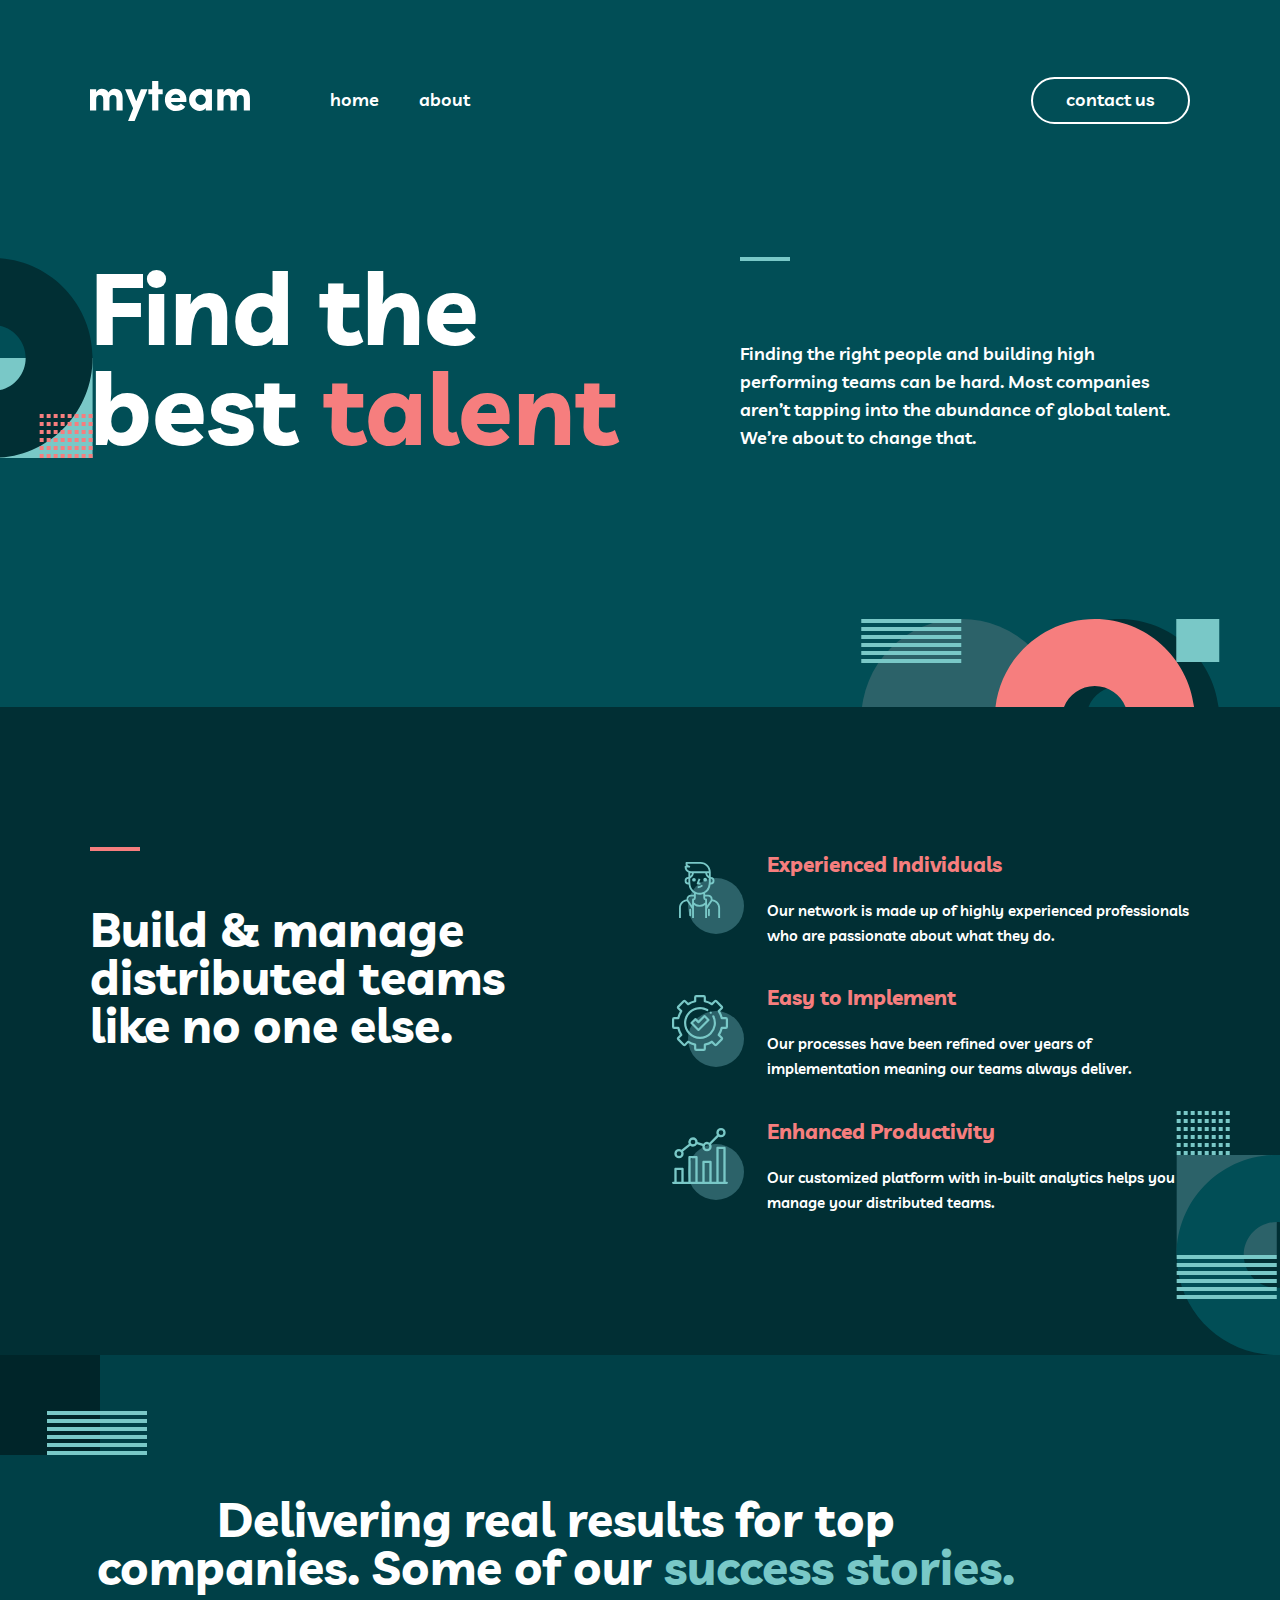
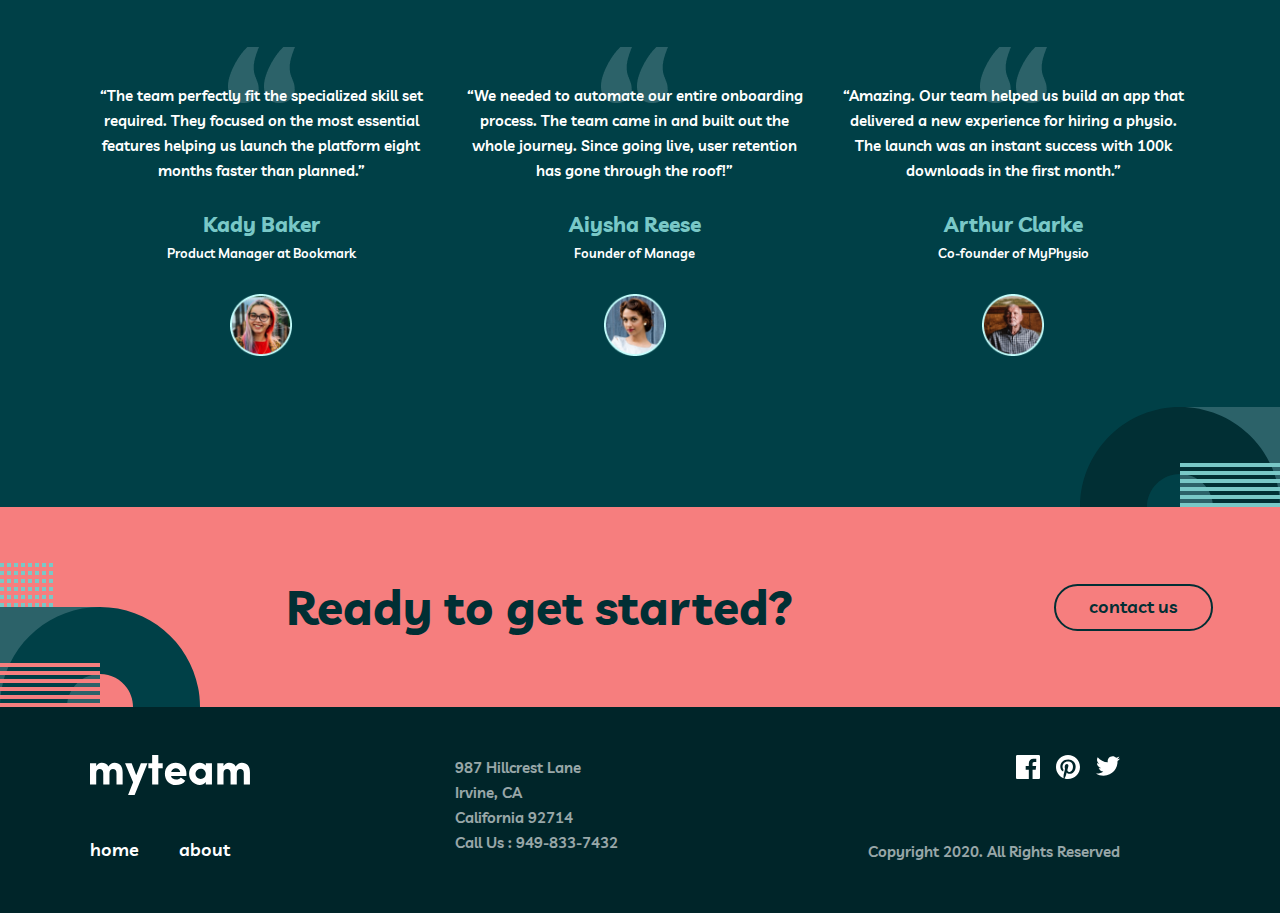
<file: index.html>
<!DOCTYPE html>
<html lang="en">
  <head>
    <meta charset="UTF-8" />
    <meta http-equiv="X-UA-Compatible" content="IE=edge" />
    <meta name="viewport" content="width=device-width, initial-scale=1.0" />
    <link rel="stylesheet" href="./css/normalize.css" />
    <link rel="stylesheet" href="./css/style.css" />
    <link rel="stylesheet" href="./css/action.css" />
    <title>My team</title>
  </head>
  <body>
    <!-- HEADER -->
    <header class="header">
      <div class="header__container container">
        <!-- LOGO -->
        <div class="header__link">
          <a href="./index.html" class="logo-link"
            ><img
              src="./images/myteam-logo.svg"
              alt="LOGO"
              class="logo-link__img"
          /></a>
          <!-- NAVBAR -->
          <nav class="sitenav">
            <ul class="sitenav__List">
              <li class="sitenav__item">
                <a href="#" class="sitenav__link">home</a>
              </li>
              <li class="sitenav__item">
                <a href="./pages/about.html" class="sitenav__link">about</a>
              </li>
            </ul>
          </nav>
        </div>
        <a href="./pages/contact.html" class="header__btn btn">contact us</a>
      </div>
    </header>
    <!-- MAIN -->
    <main class="main">
      <section class="hero">
        <div class="hero-container container">
          <h1 class="hero__title">
            Find the best <span class="hero__text">talent</span>
          </h1>
          <div class="hero__info">
            <hr class="hero__info_line line" />
            <p class="hero__info_descr">
              Finding the right people and building high performing teams can be
              hard. Most companies aren’t tapping into the abundance of global
              talent. We’re about to change that.
            </p>
          </div>
        </div>
      </section>
      <section class="features">
        <div class="features__container container">
          <div class="features__info">
            <hr class="line feature__line" />
            <h2 class="features__title">
              Build & manage distributed teams like no one else.
            </h2>
          </div>
          <ul class="features__list">
            <li class="features__item">
              <a href="3" class="features__link"
                ><img
                  src="./images/icon-feature-experience.svg"
                  alt=""
                  class="features__link_img"
                />
                <span class="features__link_info">
                  <h3 class="features__link_title">Experienced Individuals</h3>
                  <p class="features__descr">
                    Our network is made up of highly experienced professionals
                    who are passionate about what they do.
                  </p>
                </span>
              </a>
            </li>
            <li class="features__item">
              <a href="#" class="features__link"
                ><img
                  src="./images/icon-feature-implementation.svg"
                  alt=""
                  class="features__link_img"
                />
                <span class="features__link_info">
                  <h3 class="features__link_title">Easy to Implement</h3>
                  <p class="features__descr">
                    Our processes have been refined over years of implementation
                    meaning our teams always deliver.
                  </p>
                </span>
              </a>
            </li>
            <li class="features__item">
              <a href="" class="features__link"
                ><img
                  src="./images/icon-feature-productivity.svg"
                  alt=""
                  class="features__link_img"
                />
                <span class="features__link_info">
                  <h3 class="features__link_title">Enhanced Productivity</h3>
                  <p class="features__descr">
                    Our customized platform with in-built analytics helps you
                    manage your distributed teams.
                  </p>
                </span>
              </a>
            </li>
          </ul>
        </div>
      </section>
      <!-- TESTIMONIALS -->
      <section class="testimonials">
        <div class="testimonials__container container">
          <h2 class="testimonials__title">
            Delivering real results for top companies. Some of our
            <span class="testionials-text">success stories.</span>
          </h2>
          <ul class="testimonials__list">
            <li class="testimonials__item">
              <p class="testimonials__item_descr">
                “The team perfectly fit the specialized skill set required. They
                focused on the most essential features helping us launch the
                platform eight months faster than planned.”
              </p>
              <h3 class="testimonials__item_name">Kady Baker</h3>
              <p class="testimonials__item_job">Product Manager at Bookmark</p>
              <img
                src="./images/kady.png"
                alt=""
                class="testimonials__item_img"
                width="62"
                height="62"
              />
            </li>
            <li class="testimonials__item">
              <p class="testimonials__item_descr">
                “We needed to automate our entire onboarding process. The team
                came in and built out the whole journey. Since going live, user
                retention has gone through the roof!”
              </p>
              <h3 class="testimonials__item_name">Aiysha Reese</h3>
              <p class="testimonials__item_job">Founder of Manage</p>
              <img
                src="./images/aisha.png"
                alt=""
                class="testimonials__item_img"
                width="62"
                height="62"
              />
            </li>
            <li class="testimonials__item">
              <p class="testimonials__item_descr">
                “Amazing. Our team helped us build an app that delivered a new
                experience for hiring a physio. The launch was an instant
                success with 100k downloads in the first month.”
              </p>
              <h3 class="testimonials__item_name">Arthur Clarke</h3>
              <p class="testimonials__item_job">Co-founder of MyPhysio</p>
              <img
                src="./images/arthur.png"
                alt=""
                class="testimonials__item_img"
                width="62"
                height="62"
              />
            </li>
          </ul>
        </div>
      </section>
      <!-- ACTION -->
      <section class="action">
        <div class="action__container container">
          <h2 class="action__title">Ready to get started?</h2>
          <a href="./pages/contact.html" class="action__btn btn">contact us</a>
        </div>
      </section>
    </main>
    <!-- FOOTER -->
    <footer class="footer">
      <div class="footer__container container">
        <!-- LOGO -->
        <div class="header__link footer__link">
          <a href="./index.html" class="logo-link"
            ><img
              src="./images/myteam-logo.svg"
              alt="LOGO"
              class="logo-link__img"
          /></a>
          <!-- NAVBAR -->
          <nav class="sitenav">
            <ul class="sitenav__List">
              <li class="sitenav__item">
                <a href="./index.html" class="sitenav__link">home</a>
              </li>
              <li class="sitenav__item">
                <a href="./pages/about.html" class="sitenav__link">about</a>
              </li>
            </ul>
          </nav>
        </div>
        <p class="footer__descr">
          987 Hillcrest Lane <br />Irvine, CA <br />
          California 92714 <br />
          Call Us : 949-833-7432
        </p>
        <div class="footer__social">
          <div class="footer__social-wrapper">
            <a href="#" class="footer__social_link"
              ><svg width="24" height="24" viewBox="0 0 24 24" fill="none" xmlns="http://www.w3.org/2000/svg">
                <path d="M22.675 0H1.325C0.593 0 0 0.593 0 1.325V22.676C0 23.407 0.593 24 1.325 24H12.82V14.706H9.692V11.084H12.82V8.413C12.82 5.313 14.713 3.625 17.479 3.625C18.804 3.625 19.942 3.724 20.274 3.768V7.008L18.356 7.009C16.852 7.009 16.561 7.724 16.561 8.772V11.085H20.148L19.681 14.707H16.561V24H22.677C23.407 24 24 23.407 24 22.675V1.325C24 0.593 23.407 0 22.675 0Z" fill="white"/>
                </svg>
                <a href="#" class="footer__social_link"
              ><svg width="24" height="24" viewBox="0 0 24 24" fill="none" xmlns="http://www.w3.org/2000/svg">
                <path d="M12 0C5.373 0 0 5.372 0 12C0 17.084 3.163 21.426 7.627 23.174C7.522 22.225 7.427 20.769 7.669 19.733C7.887 18.796 9.076 13.768 9.076 13.768C9.076 13.768 8.717 13.049 8.717 11.986C8.717 10.318 9.684 9.072 10.888 9.072C11.911 9.072 12.406 9.841 12.406 10.762C12.406 11.791 11.751 13.33 11.412 14.757C11.129 15.951 12.011 16.926 13.189 16.926C15.322 16.926 16.961 14.677 16.961 11.431C16.961 8.558 14.897 6.549 11.949 6.549C8.535 6.549 6.531 9.11 6.531 11.756C6.531 12.787 6.928 13.894 7.424 14.494C7.522 14.613 7.536 14.718 7.507 14.839L7.174 16.199C7.121 16.419 7 16.466 6.772 16.36C5.273 15.662 4.336 13.471 4.336 11.711C4.336 7.926 7.086 4.449 12.265 4.449C16.428 4.449 19.663 7.416 19.663 11.38C19.663 15.516 17.056 18.844 13.436 18.844C12.22 18.844 11.077 18.213 10.686 17.466L9.938 20.319C9.667 21.362 8.936 22.669 8.446 23.465C9.57 23.812 10.763 24 12 24C18.627 24 24 18.627 24 12C24 5.372 18.627 0 12 0Z" fill="white"/>
                </svg>
                </a
            ><a href="#" class="footer__social_link"
              ><svg width="24" height="20" viewBox="0 0 24 20" fill="none" xmlns="http://www.w3.org/2000/svg">
                <path d="M24 2.55699C23.117 2.94899 22.168 3.21299 21.172 3.33199C22.189 2.72299 22.97 1.75799 23.337 0.607986C22.386 1.17199 21.332 1.58199 20.21 1.80299C19.313 0.845986 18.032 0.247986 16.616 0.247986C13.437 0.247986 11.101 3.21399 11.819 6.29299C7.728 6.08799 4.1 4.12799 1.671 1.14899C0.381 3.36199 1.002 6.25699 3.194 7.72299C2.388 7.69699 1.628 7.47599 0.965 7.10699C0.911 9.38799 2.546 11.522 4.914 11.997C4.221 12.185 3.462 12.229 2.69 12.081C3.316 14.037 5.134 15.46 7.29 15.5C5.22 17.123 2.612 17.848 0 17.54C2.179 18.937 4.768 19.752 7.548 19.752C16.69 19.752 21.855 12.031 21.543 5.10599C22.505 4.41099 23.34 3.54399 24 2.55699Z" fill="white"/>
                </svg>
                </a>
          </div>
          <p class="footer__social_descr">
            Copyright 2020. All Rights Reserved
          </p>
        </div>
      </div>
    </footer>
  </body>
</html>
</file>
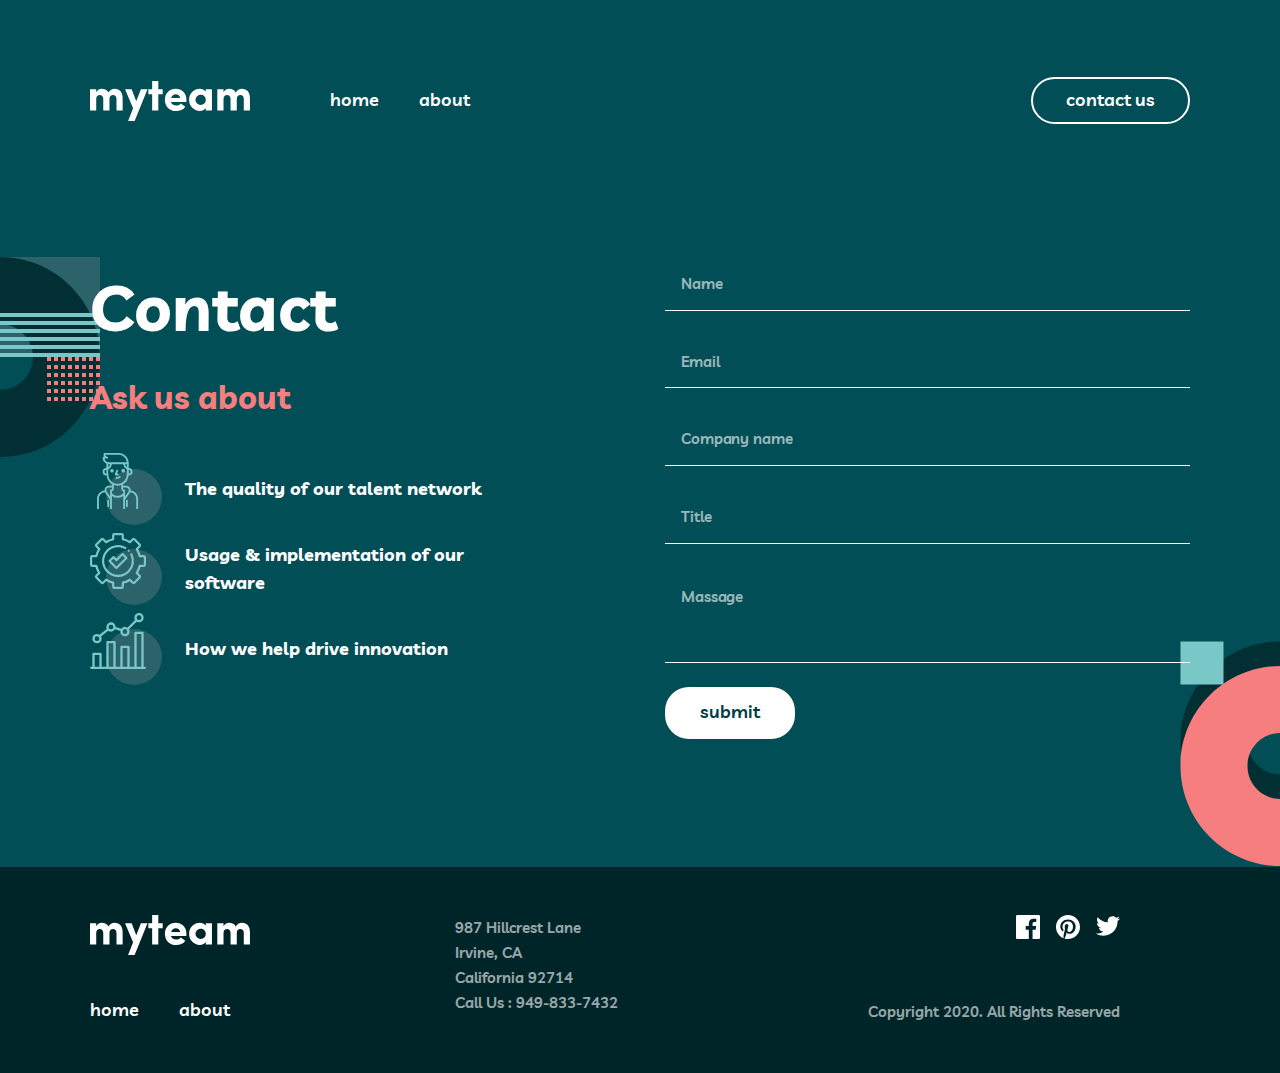
<file: pages/contact.html>
<!DOCTYPE html>
<html lang="en">
  <head>
    <meta charset="UTF-8" />
    <meta http-equiv="X-UA-Compatible" content="IE=edge" />
    <meta name="viewport" content="width=device-width, initial-scale=1.0" />
    <link rel="stylesheet" href="../css/normalize.css" />
    <link rel="stylesheet" href="../css/style.css" />
    <link rel="stylesheet" href="../css/contact.css" />
    <link rel="stylesheet" href="../css/action.css">
    <title>My team</title>
  </head>
  <body>
    <!-- HEADER -->
    <header class="header">
      <div class="header__container container">
        <!-- LOGO -->
        <div class="header__link">
          <a href="../index.html" class="logo-link"
            ><img
              src="../images/myteam-logo.svg"
              alt="LOGO"
              class="logo-link__img"
          /></a>
          <!-- NAVBAR -->
          <nav class="sitenav">
            <ul class="sitenav__List">
              <li class="sitenav__item">
                <a href="../index.html" class="sitenav__link">home</a>
              </li>
              <li class="sitenav__item">
                <a href="./about.html" class="sitenav__link">about</a>
              </li>
            </ul>
          </nav>
        </div>
        <a href="./index.html" class="header__btn btn">contact us</a>
      </div>
    </header>
    <!-- MAIN -->
    <main class="main">
      <section class="hero">
        <div class="hero__container container">
          <div class="hero__info">
            <h2 class="hero__title">Contact</h2>
            <h3 class="hero__sub-title">Ask us about</h3>
            <ul class="hero-info__list">
              <li class="hero-info__item">
                <img
                  src="../images/icon-feature-experience.svg"
                  alt=""
                  class="hero-info__img"
                />
                <h3 class="hero-info__title">
                  The quality of our talent network
                </h3>
              </li>
              <li class="hero-info__item">
                <img
                  src="../images/icon-feature-implementation.svg"
                  alt=""
                  class="hero-info__img"
                />
                <h3 class="hero-info__title">
                  Usage & implementation of our software
                </h3>
              </li>
              <li class="hero-info__item">
                <img
                  src="../images/icon-feature-productivity.svg"
                  alt=""
                  class="hero-info__img"
                />
                <h3 class="hero-info__title">How we help drive innovation</h3>
              </li>
            </ul>
          </div>
          <form action="https://echo.htmlacademy.ru/" class="hero__form">
            <input type="text" placeholder="Name" required name="Name:" />
            <input type="email" placeholder="Email" required name="Email:" />
            <input
              type="text"
              placeholder="Company name"
              required
              name="Company name:"
            />
            <input type="text" placeholder="Title" required name="Title:" />
            <textarea
              name="Massage:"
              id=""
              cols="30"
              rows="3"
              placeholder="Massage"
            ></textarea>
            <button type="submit" class="form-btn btn">submit</button>
          </form>
        </div>
      </section>
    </main>
    <!-- FOOTER -->
    <footer class="footer">
      <div class="footer__container container">
        <!-- LOGO -->
        <div class="header__link footer__link">
          <a href="./index.html" class="logo-link"
            ><img
              src="../images/myteam-logo.svg"
              alt="LOGO"
              class="logo-link__img"
          /></a>
          <!-- NAVBAR -->
          <nav class="sitenav">
            <ul class="sitenav__List">
              <li class="sitenav__item">
                <a href="../index.html" class="sitenav__link">home</a>
              </li>
              <li class="sitenav__item">
                <a href="./about.html" class="sitenav__link">about</a>
              </li>
            </ul>
          </nav>
        </div>
        <p class="footer__descr">
          987 Hillcrest Lane <br />Irvine, CA <br />
          California 92714 <br />
          Call Us : 949-833-7432
        </p>
        <div class="footer__social">
          <div class="footer__social-wrapper">
            <a href="#" class="footer__social_link"
              ><svg width="24" height="24" viewBox="0 0 24 24" fill="none" xmlns="http://www.w3.org/2000/svg">
                <path d="M22.675 0H1.325C0.593 0 0 0.593 0 1.325V22.676C0 23.407 0.593 24 1.325 24H12.82V14.706H9.692V11.084H12.82V8.413C12.82 5.313 14.713 3.625 17.479 3.625C18.804 3.625 19.942 3.724 20.274 3.768V7.008L18.356 7.009C16.852 7.009 16.561 7.724 16.561 8.772V11.085H20.148L19.681 14.707H16.561V24H22.677C23.407 24 24 23.407 24 22.675V1.325C24 0.593 23.407 0 22.675 0Z" fill="white"/>
                </svg>
                <a href="#" class="footer__social_link"
              ><svg width="24" height="24" viewBox="0 0 24 24" fill="none" xmlns="http://www.w3.org/2000/svg">
                <path d="M12 0C5.373 0 0 5.372 0 12C0 17.084 3.163 21.426 7.627 23.174C7.522 22.225 7.427 20.769 7.669 19.733C7.887 18.796 9.076 13.768 9.076 13.768C9.076 13.768 8.717 13.049 8.717 11.986C8.717 10.318 9.684 9.072 10.888 9.072C11.911 9.072 12.406 9.841 12.406 10.762C12.406 11.791 11.751 13.33 11.412 14.757C11.129 15.951 12.011 16.926 13.189 16.926C15.322 16.926 16.961 14.677 16.961 11.431C16.961 8.558 14.897 6.549 11.949 6.549C8.535 6.549 6.531 9.11 6.531 11.756C6.531 12.787 6.928 13.894 7.424 14.494C7.522 14.613 7.536 14.718 7.507 14.839L7.174 16.199C7.121 16.419 7 16.466 6.772 16.36C5.273 15.662 4.336 13.471 4.336 11.711C4.336 7.926 7.086 4.449 12.265 4.449C16.428 4.449 19.663 7.416 19.663 11.38C19.663 15.516 17.056 18.844 13.436 18.844C12.22 18.844 11.077 18.213 10.686 17.466L9.938 20.319C9.667 21.362 8.936 22.669 8.446 23.465C9.57 23.812 10.763 24 12 24C18.627 24 24 18.627 24 12C24 5.372 18.627 0 12 0Z" fill="white"/>
                </svg>
                </a
            ><a href="#" class="footer__social_link"
              ><svg width="24" height="20" viewBox="0 0 24 20" fill="none" xmlns="http://www.w3.org/2000/svg">
                <path d="M24 2.55699C23.117 2.94899 22.168 3.21299 21.172 3.33199C22.189 2.72299 22.97 1.75799 23.337 0.607986C22.386 1.17199 21.332 1.58199 20.21 1.80299C19.313 0.845986 18.032 0.247986 16.616 0.247986C13.437 0.247986 11.101 3.21399 11.819 6.29299C7.728 6.08799 4.1 4.12799 1.671 1.14899C0.381 3.36199 1.002 6.25699 3.194 7.72299C2.388 7.69699 1.628 7.47599 0.965 7.10699C0.911 9.38799 2.546 11.522 4.914 11.997C4.221 12.185 3.462 12.229 2.69 12.081C3.316 14.037 5.134 15.46 7.29 15.5C5.22 17.123 2.612 17.848 0 17.54C2.179 18.937 4.768 19.752 7.548 19.752C16.69 19.752 21.855 12.031 21.543 5.10599C22.505 4.41099 23.34 3.54399 24 2.55699Z" fill="white"/>
                </svg>
                </a>
          </div>
          <p class="footer__social_descr">
            Copyright 2020. All Rights Reserved
          </p>
        </div>
      </div>
    </footer>
  </body>
</html>
</file>
<file: css/style.css>
font-face {
  font-family: "Livvic";
  font-style: normal;
  font-weight: 400;
  src: local(""), url("../fonts/livvic-v13-latin-regular.woff2") format("woff2"),
    /* Chrome 26+, Opera 23+, Firefox 39+ */
      url("../fonts/livvic-v13-latin-regular.woff") format("woff"); /* Chrome 6+, Firefox 3.6+, IE 9+, Safari 5.1+ */
}
/* livvic-500italic - latin */
@font-face {
  font-family: "Livvic";
  font-style: italic;
  font-weight: 500;
  src: local(""),
    url("../fonts/livvic-v13-latin-500italic.woff2") format("woff2"),
    /* Chrome 26+, Opera 23+, Firefox 39+ */
      url("../fonts/livvic-v13-latin-500italic.woff") format("woff"); /* Chrome 6+, Firefox 3.6+, IE 9+, Safari 5.1+ */
}
/* livvic-600 - latin */
@font-face {
  font-family: "Livvic";
  font-style: normal;
  font-weight: 600;
  src: local(""), url("../fonts/livvic-v13-latin-600.woff2") format("woff2"),
    /* Chrome 26+, Opera 23+, Firefox 39+ */
      url("../fonts/livvic-v13-latin-600.woff") format("woff"); /* Chrome 6+, Firefox 3.6+, IE 9+, Safari 5.1+ */
}
/* livvic-700 - latin */
@font-face {
  font-family: "Livvic";
  font-style: normal;
  font-weight: 700;
  src: local(""), url("../fonts/livvic-v13-latin-700.woff2") format("woff2"),
    /* Chrome 26+, Opera 23+, Firefox 39+ */
      url("../fonts/livvic-v13-latin-700.woff") format("woff"); /* Chrome 6+, Firefox 3.6+, IE 9+, Safari 5.1+ */
}
/* livvic-700italic - latin */
@font-face {
  font-family: "Livvic";
  font-style: italic;
  font-weight: 700;
  src: local(""),
    url("../fonts/livvic-v13-latin-700italic.woff2") format("woff2"),
    /* Chrome 26+, Opera 23+, Firefox 39+ */
      url("../fonts/livvic-v13-latin-700italic.woff") format("woff"); /* Chrome 6+, Firefox 3.6+, IE 9+, Safari 5.1+ */
}
/* ROOT */
:root {
  --primary-midnight-green-color: #014e56;
  --primary-light-color: #f67e7e;
  --primary-white-color: #ffffff;

  --secondary-rapture-blue-color: #79c8c7;
  --secondary-police-blue-color: #2c6269;
  --secondary-deep-jungle-blue-color: #004047;
  --secondary-sacramento-state-color: #012f34;
  --secondary-dark-green-color: #002529;

  --main-font-family: "Livvic", Arial, Helvetica, sans-serif;

  --main-font-size-1: 1.8rem;
  --main-font-height-1: 1.56;

  --main-font-size-2: 1.5rem;
  --main-font-height-2: 1.67;

  --heading-font-weight: 700;

  --heading1-large-font-size: 10rem;
  --heading1-large-font-height: 10rem;

  --heading1-small-font-size: 6.4rem;
  --heading1-small-font-height: 0.88;

  --heading2--font-size: 4.8rem;
  --heading2--font-height: 1;

  --heading3--font-size: 1.8rem;
  --heading3--font-height: 1.56;
}

/*GLOBAL CSS */
*,
*::before,
*::after {
  margin: 0;
  padding: 0;
  box-sizing: border-box;
}

html {
  font-size: 62.5%;
  height: 100%;
  scroll-behavior: smooth;
}
h1 {
  margin: 0;
}

ul,
ol {
  list-style: none;
}

a {
  text-decoration: none;
}

img {
  display: flex;
}

body {
  display: flex;
  flex-direction: column;
  height: 100%;
  font-family: "Livvic", Arial, Helvetica, sans-serif;
  font-size: 1.8rem;
  font-weight: 600;
  line-height: 1.67;
  color: var(--primary-white-color);
  background-color: var(--primary-midnight-green-color);
}

.container {
  width: 100%;
  max-width: 1160px;
  padding-left: 30px;
  padding-right: 30px;
  margin-left: auto;
  margin-right: auto;
}

.btn {
  display: inline-block;
  border-radius: 24px;
  border: 2px solid transparent;
  padding: 9px 33px 11px;
  line-height: initial;
}

/* HEADER */
.header {
}
.header__container {
  padding-top: 7.7rem;
  display: flex;
  align-items: center;
  justify-content: space-between;
  margin-bottom: 13.3rem;
}
.container {
}
.header__link {
  display: flex;
  align-items: center;
}
.logo-link {
}
.logo-link__img {
  margin-right: 8rem;
}
.sitenav {
}
.sitenav__List {
  display: flex;
  gap: 4rem;
}
.sitenav__item {
}
.sitenav__link {
  color: var(--primary-white-color);
}
.header__btn {
  border: 2px solid var(--primary-white-color);
  border-radius: 24px;
  color: var(--primary-white-color);
}
/* MAIN */
.main {
  flex-grow: 1;
}
.hero {
}
.hero-container {
  display: flex;
  padding-bottom: 25rem;
}
.container {
}
.hero__title {
  font-size: var(--heading1-large-font-size);
  line-height: var(--heading1-large-font-height);
  font-weight: var(--heading-font-weight);
  margin-right: 3rem;
  width: 62rem;
}
.hero__text {
  color: var(--primary-light-color);
}
.hero__info {
  width: 44.5rem;
}
.hero__info_line {
  background-color: var(--secondary-rapture-blue-color);
  margin-bottom: 7.9rem;
}
.line {
  width: 5rem;
  height: 4px;
  border: transparent;
}
.hero__info_descr {
  line-height: 2.8rem;
}
.hero {
  background-image: url("../images/hero-bg-left.svg");
  background-repeat: no-repeat;
  background-position: left -10% top 0;
}
.hero-container {
  background-image: url("../images/hero-bg-bottom.svg");
  background-repeat: no-repeat;
  background-position: right 0 bottom -45%;
}
/* FEATURES */
.features {
  background-color: var(--secondary-sacramento-state-color);
  padding: 14rem 0;
}
.features {
  background-image: url("../images/features-right-bottom.svg");
  background-repeat: no-repeat;
  background-position: right -8% bottom 0;
}
.features__container {
  display: flex;
  gap: 13rem;
}
.container {
}
.features__info {
  width: 70.5rem;
}
.line {
}
.feature__line {
  background-color: var(--primary-light-color);
  margin-bottom: 5.4rem;
}
.features__title {
  font-family: var(--main-font-family);
  font-weight: var(--heading-font-weight);
  font-size: var(--heading2--font-size);
  line-height: var(--heading2--font-height);
  width: 100%;
}
.features__list {
}
.features__item {
}
.features__link {
  display: flex;
  align-items: center;
  gap: 2.3rem;
}
.features__item:not(:last-child) {
  margin-bottom: 3.2rem;
}
.features__link_img {
}
.features__link_info {
}
.features__link_title {
  color: var(--primary-light-color);
  margin-bottom: 1.6rem;
}
.features__descr {
  font-size: var(--main-font-size-2);
  line-height: var(--main-font-height-2);
  color: var(--primary-white-color);
}
/* TESTIMONIALS */
.testimonials {
  background-color: var(--secondary-deep-jungle-blue-color);
  position: relative;
}
.testimonials {
  background-image: url("../images/testi-left-top.svg");
  background-repeat: no-repeat;
  background-position: top 0 left 0;
}
.testimonials::after {
  content: "";
  position: absolute;
  width: 20rem;
  height: 20rem;
  background-image: url("../images/testi-right-buttom.svg");
  background-repeat: no-repeat;
  bottom: -10rem;
  right: 0;
}
.testimonials__container {
  padding-top: 14rem;
  padding-bottom: 15.1rem;
}
.container {
}
.testimonials__title {
  font-weight: var(--heading-font-weight);
  font-size: var(--heading2--font-size);
  line-height: var(--heading2--font-height);
  text-align: center;
  color: var(--primary-white-color);
  margin-bottom: 5.6rem;
  width: 93.2rem;
}
.testionials-text {
  color: var(--secondary-rapture-blue-color);
}
.testimonials__list {
  display: flex;
  gap: 3rem;
  text-align: center;
}
.testimonials__item {
  display: flex;
  flex-direction: column;
  align-items: center;
}
.testimonials__item {
  background-image: url("../images/testi-mark.png");
  background-repeat: no-repeat;
  background-position: top 0 center;
}
.testimonials__item_descr {
  padding-top: 3.6rem;
  font-size: var(--main-font-size-2);
  line-height: var(--main-font-height-2);
  margin-bottom: 2.4rem;
}
.testimonials__item_name {
  font-weight: var(--heading-font-weight);
  color: var(--secondary-rapture-blue-color);
  margin-bottom: 2px;
}
.testimonials__item_job {
  font-size: 1.3rem;
  line-height: 1.8rem;
  color: var(--primary-white-color);
  margin-bottom: 3.2rem;
}
.testimonials__item_img {
}
/* ACTION */
.action {
  padding: 7.6rem 0 7.6rem 25.6rem;
  background-image: url("../images/Group\ 8.svg");
  background-repeat: no-repeat;
  background-position: bottom 0 left 0;
  background-color: var(--primary-light-color);
}
.action__container {
  display: flex;
  align-items: center;
}
.container {
}
.action__title {
  font-weight: 700;
  font-size: 4.8rem;
  line-height: 4.8rem;
  color: var(--secondary-sacramento-state-color);
  margin-right: 26rem;
}
.action__btn {
  color: var(--secondary-sacramento-state-color);
  border: 2px solid var(--secondary-sacramento-state-color);
  border-radius: 24px;
}
.btn {
}
/* FOOTER */
.footer {
  padding: 4.8rem;
  background-color: var(--secondary-dark-green-color);
}
.footer__container {
  display: flex;
}
.container {
}
.footer__link {
  display: flex;
  flex-direction: column;
  align-items: start;
  gap: 4rem;
  margin-right: 12.5rem;
}
.footer__descr {
  font-size: var(--main-font-size-2);
  line-height: 2.5rem;
  color: var(--primary-white-color);
  opacity: 0.6;
  margin-right: 25rem;
}
.footer__social {
  display: flex;
  flex-direction: column;
  align-items: flex-end;
}
.footer__social-wrapper {
  display: flex;
  gap: 1.6rem;
  margin-bottom: 5.1rem;
}
.footer__social_link {
}
.footer__social_img {
}
.footer__social_descr {
  font-size: var(--main-font-size-2);
  line-height: 2.5rem;

  opacity: 0.6;
}
</file>
<file: css/action.css>
/* ROOT */
:root {
  --primary-midnight-green-color: #014e56;
  --primary-light-color: #f67e7e;
  --primary-white-color: #ffffff;

  --secondary-rapture-blue-color: #79c8c7;
  --secondary-police-blue-color: #2c6269;
  --secondary-deep-jungle-blue-color: #004047;
  --secondary-sacramento-state-color: #012f34;
  --secondary-dark-green-color: #002529;

  --main-font-family: "Livvic", Arial, Helvetica, sans-serif;

  --main-font-size-1: 1.8rem;
  --main-font-height-1: 1.56;

  --main-font-size-2: 1.5rem;
  --main-font-height-2: 1.67;

  --heading-font-weight: 700;

  --heading1-large-font-size: 10rem;
  --heading1-large-font-height: 10rem;

  --heading1-small-font-size: 6.4rem;
  --heading1-small-font-height: 0.88;

  --heading2--font-size: 4.8rem;
  --heading2--font-height: 1;

  --heading3--font-size: 1.8rem;
  --heading3--font-height: 1.56;
}
/* HEADER */
.sitenav__link,
.header__btn,
.action__btn,
.footer__social_link > svg > path {
  transition: 0.3s;
}
.sitenav__link:hover {
  color: var(--primary-light-color);
}
.header__btn:hover {
  background-color: var(--primary-white-color);
  color: var(--secondary-dark-green-color);
}
.action__btn:hover {
  background-color: var(--secondary-sacramento-state-color);
  color: var(--primary-white-color);
}
.footer__social_link:hover svg path {
  fill: var(--primary-light-color);
}
</file>
<file: css/contact.css>
/* ROOT */
:root {
  --primary-midnight-green-color: #014e56;
  --primary-light-color: #f67e7e;
  --primary-white-color: #ffffff;

  --secondary-rapture-blue-color: #79c8c7;
  --secondary-police-blue-color: #2c6269;
  --secondary-deep-jungle-blue-color: #004047;
  --secondary-sacramento-state-color: #012f34;
  --secondary-dark-green-color: #002529;

  --main-font-family: "Livvic", Arial, Helvetica, sans-serif;

  --main-font-size-1: 1.8rem;
  --main-font-height-1: 1.56;

  --main-font-size-2: 1.5rem;
  --main-font-height-2: 1.67;

  --heading-font-weight: 700;

  --heading1-large-font-size: 10rem;
  --heading1-large-font-height: 10rem;

  --heading1-small-font-size: 6.4rem;
  --heading1-small-font-height: 0.88;

  --heading2--font-size: 4.8rem;
  --heading2--font-height: 1;

  --heading3--font-size: 1.8rem;
  --heading3--font-height: 1.56;
}

.header {
}
/* MAIN */
.main {
}
.hero {
  background-image: url("../images/contact-left-bg.svg"),
    url("../images/contact-right-bg.svg");
  background-repeat: no-repeat;
  background-position: left top, right bottom;
  padding-bottom: 12.8rem;
}
.hero__container {
  display: flex;
  gap: 12rem;
}
.container {
}
.hero__info {
  width: 45.5rem;
}
.hero__title {
  font-size: 64px;
  line-height: 100px;
  margin-bottom: 1.6rem;
}
.hero__sub-title {
  font-weight: 700;
  font-size: 32px;
  line-height: 48px;
  /* identical to box height, or 150% */

  color: #f67e7e;
  margin-bottom: 3.2rem;
}
.hero-info__list {
}
.hero-info__item {
  display: flex;
  align-items: center;
  gap: 2.3rem;
}
.hero-info__item:not(:last-child) {
  margin-bottom: 8px;
}
.hero-info__img {
}
.hero-info__title {
  font-size: 18px;
  line-height: 28px;
  /* identical to box height, or 156% */
  color: #ffffff;
}
.hero__form {
  width: 54rem;
  display: flex;
  flex-direction: column;
  gap: 2.4rem;
  align-items: start;
}
.hero__form input,
.hero__form textarea {
  width: 100%;
  background-color: transparent;
  border: transparent;
  outline: none;
  padding: 1.6rem;
  border-bottom: 1px solid var(--primary-white-color);
  color: var(--primary-white-color);
}
.hero__form textarea {
  resize: none;
}
input::placeholder,
textarea::placeholder {
  font-weight: 600;
  font-size: 15px;
  line-height: 25px;
  /* identical to box height, or 167% */

  letter-spacing: -0.115385px;

  color: #ffffff;
  opacity: 0.6;
}
.btn {
}
.form-btn {
  background-color: var(--primary-white-color);
  opacity: 1;
  font-size: 18px;
  line-height: 28px;
  /* identical to box height, or 156% */

  color: #004047;
}
</file>
